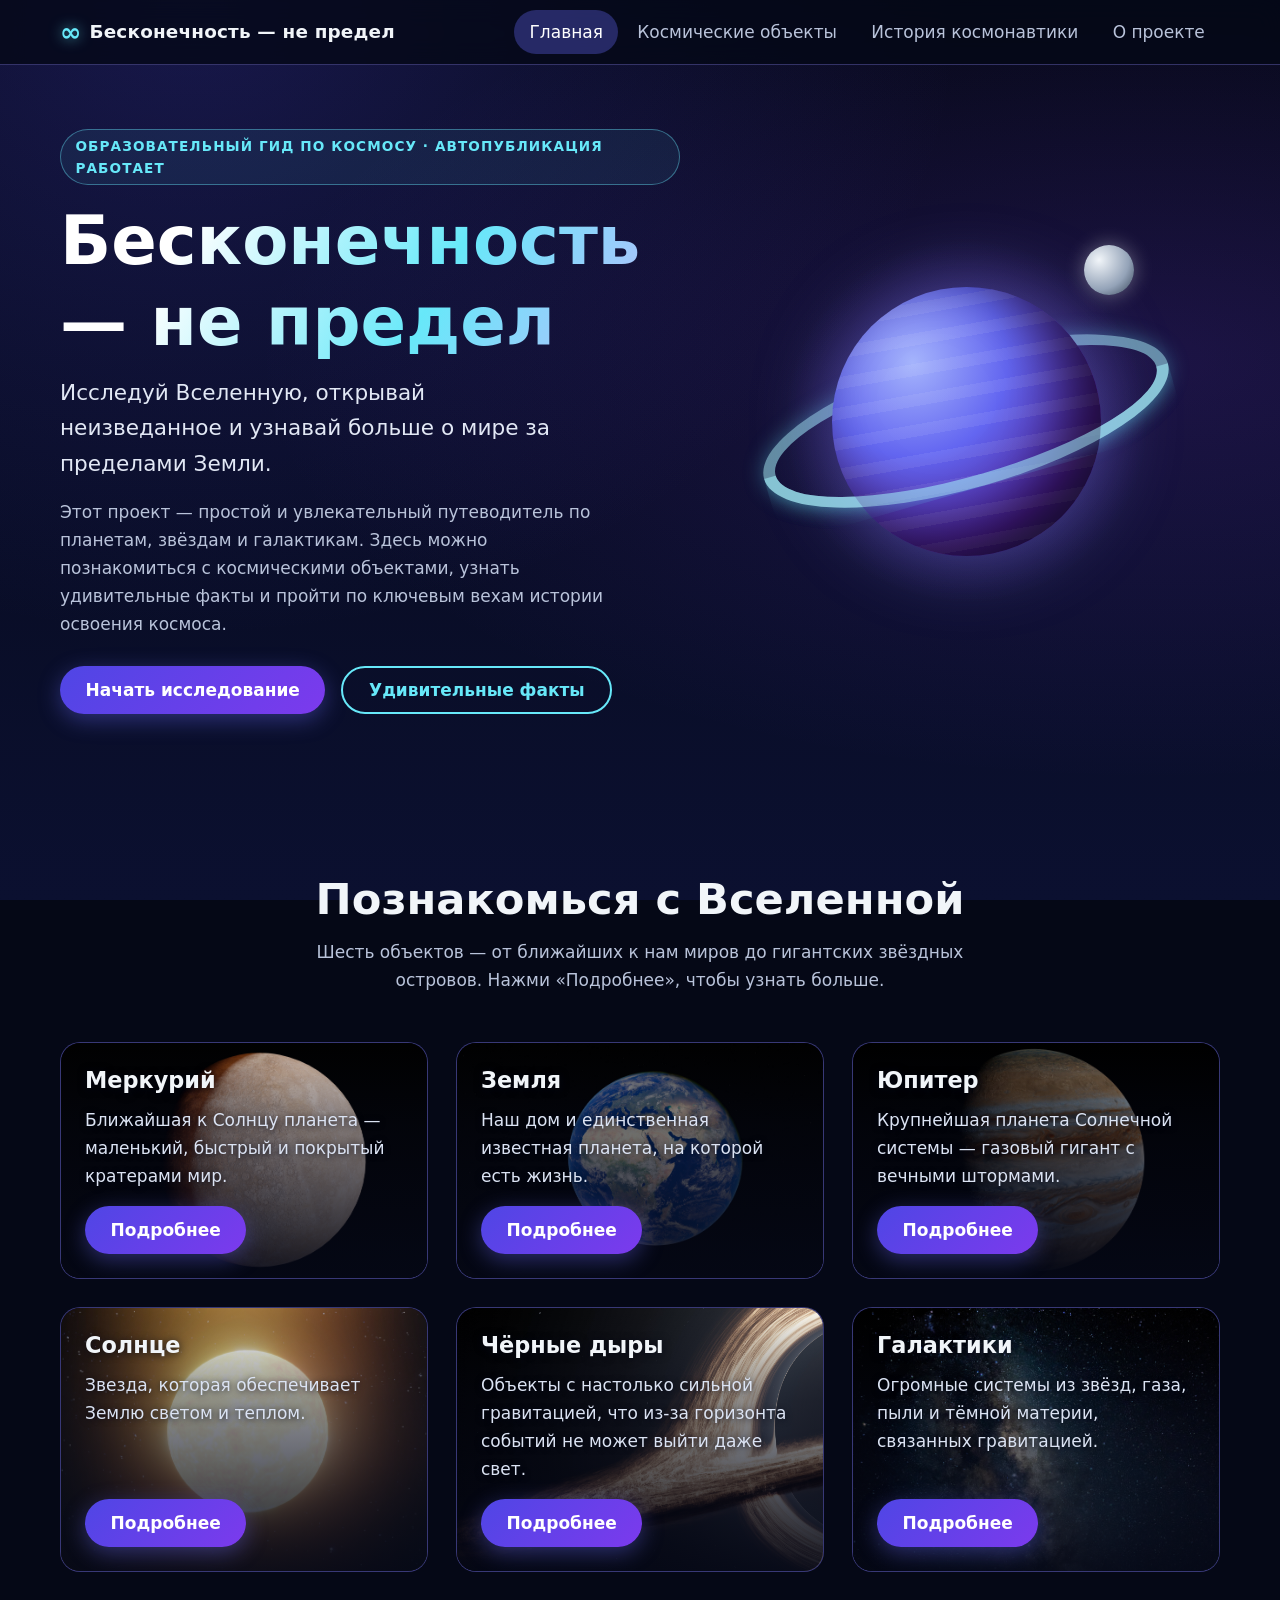
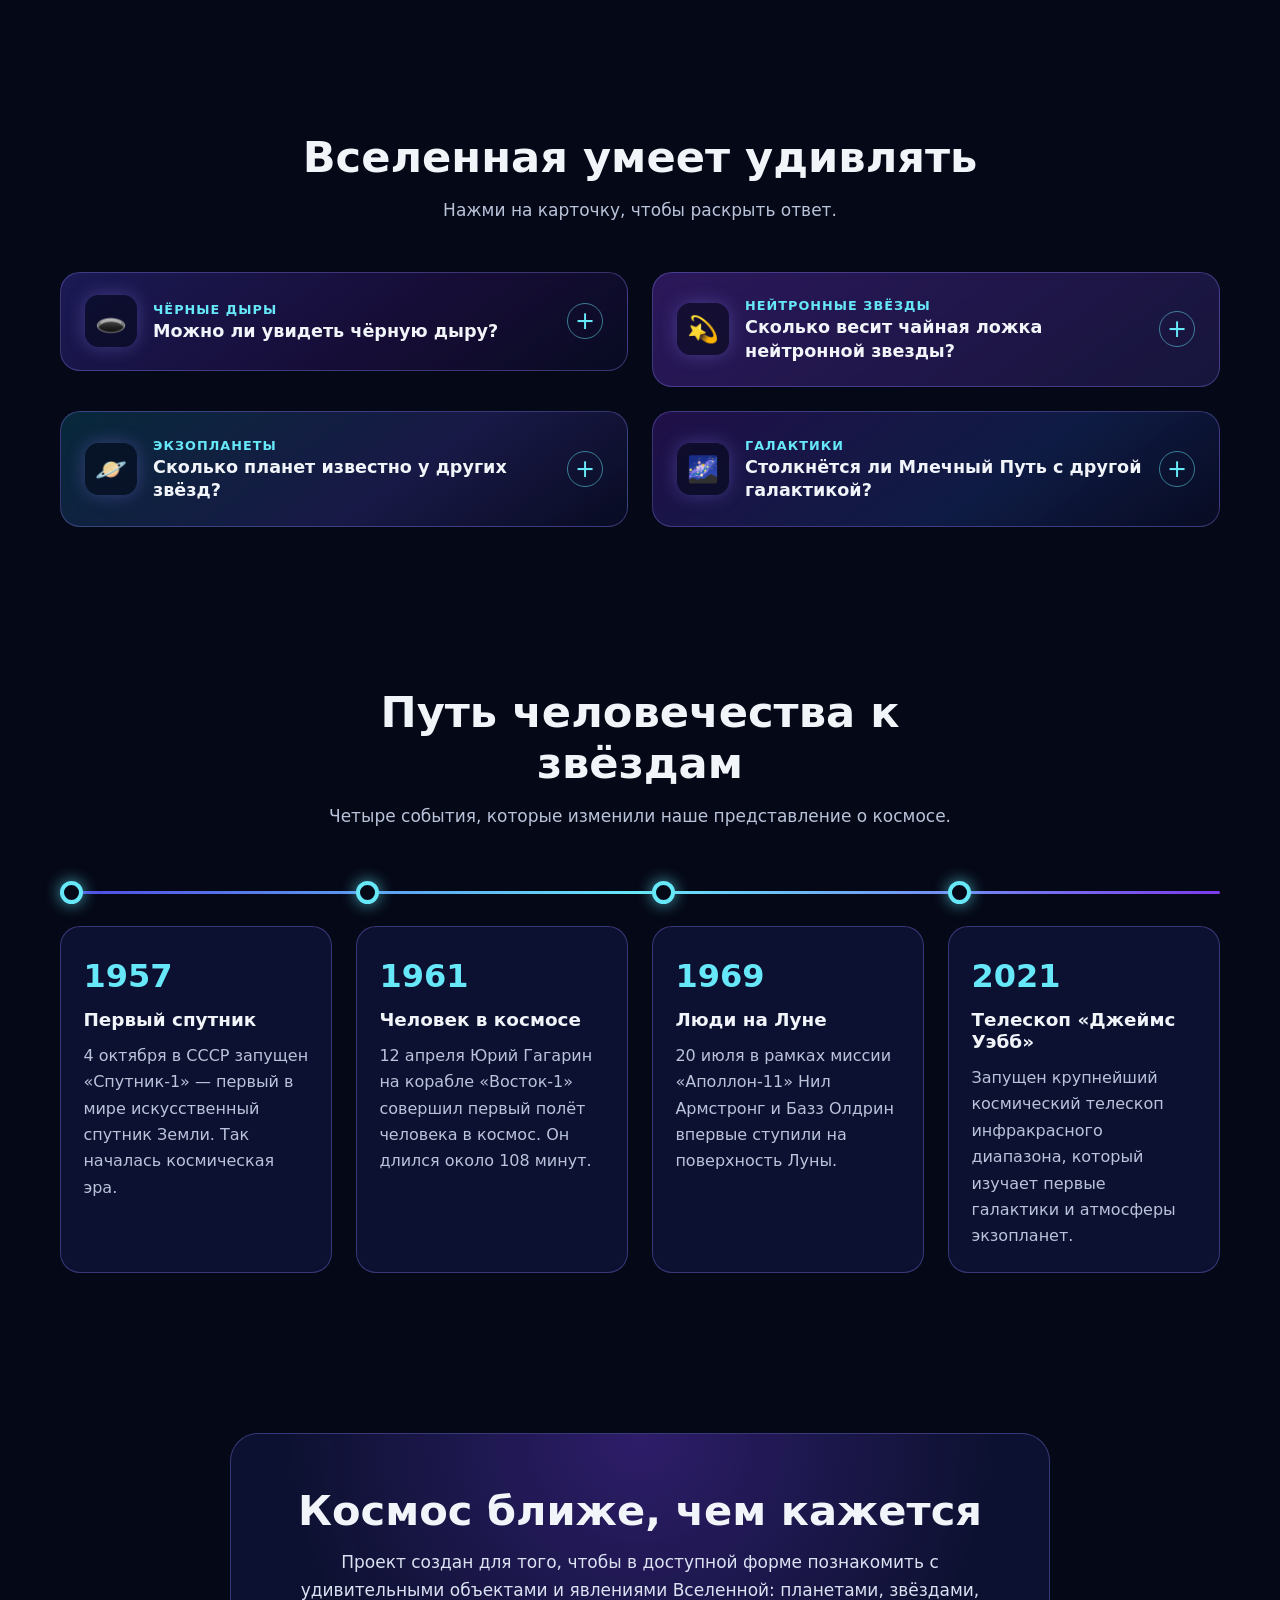
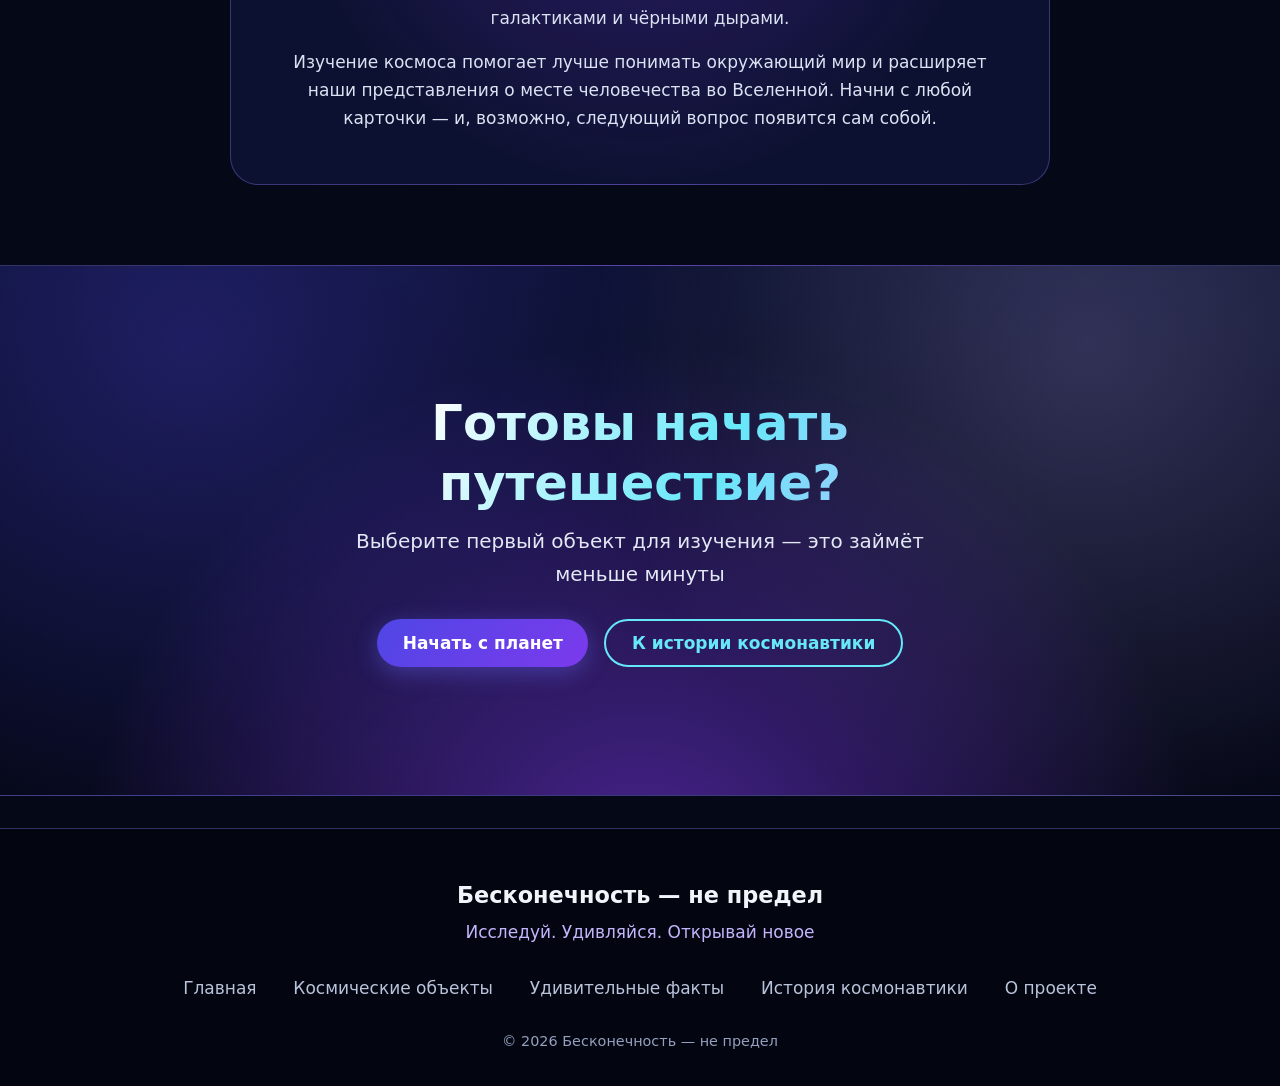
<file: index.html>
<!DOCTYPE html>
<html lang="ru">
<head>
  <meta charset="UTF-8">
  <meta name="viewport" content="width=device-width, initial-scale=1">
  <title>Бесконечность — не предел | Образовательный гид по космосу</title>
  <meta name="description" content="Интерактивный образовательный гид по планетам, звёздам, галактикам и истории освоения космоса.">

  <!-- Стили сайта -->
  <link rel="stylesheet" href="style.css">

  <!-- Favicon: inline SVG (символ бесконечности на тёмном фоне) -->
  <link rel="icon" href="data:image/svg+xml,<svg xmlns='http://www.w3.org/2000/svg' viewBox='0 0 100 100'><rect width='100' height='100' rx='18' fill='%23050816'/><text x='50' y='.9em' font-size='90' text-anchor='middle' fill='%2367e8f9'>∞</text></svg>">

  <!-- Цвет интерфейса браузера под основной фон -->
  <meta name="theme-color" content="#050816">

  <!-- Open Graph -->
  <meta property="og:type" content="website">
  <meta property="og:title" content="Бесконечность — не предел | Образовательный гид">
  <meta property="og:description" content="Интерактивный образовательный гид по планетам, звёздам, галактикам и истории освоения космоса.">
  <meta property="og:url" content="https://example.com">
  <meta property="og:image" content="https://example.com/og-image.jpg">

  <!-- Schema.org: структурированные данные -->
  <script type="application/ld+json">
  {
    "@context": "https://schema.org",
    "@type": "WebPage",
    "name": "Бесконечность — не предел | Образовательный гид по космосу",
    "description": "Интерактивный образовательный гид по планетам, звёздам, галактикам и истории освоения космоса.",
    "url": "https://example.com"
  }
  </script>
</head>
<body>
  <a class="skip-link" href="#objects">Перейти к содержимому</a>

  <!-- Блок 1. Шапка -->
  <header class="site-header">
    <div class="container header-inner">
      <a class="brand" href="#home"><span aria-hidden="true">∞</span> Бесконечность — не предел</a>
      <nav aria-label="Основная навигация">
        <ul class="nav-list">
          <li><a href="#home">Главная</a></li>
          <li><a href="#objects">Космические объекты</a></li>
          <li><a href="#history">История космонавтики</a></li>
          <li><a href="#about">О проекте</a></li>
        </ul>
      </nav>
    </div>
  </header>

  <main>
    <!-- Блок 2. Главный экран -->
    <section class="hero" id="home" aria-labelledby="hero-title">
      <div class="container hero-grid">
        <div class="hero-content">
          <span class="eyebrow">Образовательный гид по космосу · Автопубликация работает</span>
          <h1 id="hero-title">Бесконечность — не предел</h1>
          <p class="hero-subtitle">Исследуй Вселенную, открывай неизведанное и узнавай больше о мире за пределами Земли.</p>
          <p class="hero-text">Этот проект — простой и увлекательный путеводитель по планетам, звёздам и галактикам. Здесь можно познакомиться с космическими объектами, узнать удивительные факты и пройти по ключевым вехам истории освоения космоса.</p>
          <div class="hero-actions">
            <a class="btn" href="#objects">Начать исследование</a>
            <a class="btn btn--ghost" href="#facts">Удивительные факты</a>
          </div>
        </div>

        <div class="hero-art" role="img" aria-label="Иллюстрация: фиолетовая планета с кольцом и маленькой луной на фоне космоса">
          <div class="ring ring--back"></div>
          <div class="planet"></div>
          <div class="ring ring--front"></div>
          <div class="moon"></div>
        </div>
      </div>
    </section>

    <!-- Блок 3. Космические объекты -->
    <section class="section" id="objects" aria-labelledby="objects-title">
      <div class="container">
        <div class="section-head">
          <h2 id="objects-title">Познакомься с Вселенной</h2>
          <p>Шесть объектов — от ближайших к нам миров до гигантских звёздных островов. Нажми «Подробнее», чтобы узнать больше.</p>
        </div>

        <div class="cards">
          <!-- Меркурий -->
          <article class="card">
            <div class="card-art"><img src="images/Меркурий фото.jpg" alt="Фотография серой планеты Меркурий с кратерами"></div>
            <div class="card-body">
              <h3>Меркурий</h3>
              <p>Ближайшая к Солнцу планета — маленький, быстрый и покрытый кратерами мир.</p>
              <button class="btn" type="button" popovertarget="modal-mercury" aria-label="Подробнее: Меркурий">Подробнее</button>
            </div>
            <div class="modal" id="modal-mercury" popover role="dialog" aria-labelledby="title-mercury">
              <h3 id="title-mercury">Меркурий</h3>
              <p class="lead">Самая маленькая планета Солнечной системы и самая близкая к нашей звезде.</p>
              <ul>
                <li>Диаметр около 4880 км — это лишь немного больше трети диаметра Земли.</li>
                <li>Год на Меркурии длится около 88 земных суток.</li>
                <li>Атмосферы почти нет, поэтому перепады температуры огромны: примерно от −180 °C ночью до +430 °C днём.</li>
                <li>У планеты нет естественных спутников.</li>
              </ul>
              <button class="btn" type="button" popovertarget="modal-mercury" popovertargetaction="hide">Закрыть</button>
            </div>
          </article>

          <!-- Земля -->
          <article class="card">
            <div class="card-art"><img src="images/Земля фото.jpg" alt="Фотография голубой планеты Земля с материками"></div>
            <div class="card-body">
              <h3>Земля</h3>
              <p>Наш дом и единственная известная планета, на которой есть жизнь.</p>
              <button class="btn" type="button" popovertarget="modal-earth" aria-label="Подробнее: Земля">Подробнее</button>
            </div>
            <div class="modal" id="modal-earth" popover role="dialog" aria-labelledby="title-earth">
              <h3 id="title-earth">Земля</h3>
              <p class="lead">Третья планета от Солнца, на которой есть жидкая вода на поверхности и живые организмы.</p>
              <ul>
                <li>Около 71 % поверхности планеты покрыто водой.</li>
                <li>Возраст Земли — примерно 4,5 миллиарда лет.</li>
                <li>У Земли один естественный спутник — Луна; она стабилизирует наклон земной оси.</li>
                <li>Магнитное поле и атмосфера защищают живые организмы от большей части вредного излучения.</li>
              </ul>
              <button class="btn" type="button" popovertarget="modal-earth" popovertargetaction="hide">Закрыть</button>
            </div>
          </article>

          <!-- Юпитер -->
          <article class="card">
            <div class="card-art"><img src="images/Юпитер фото.jpg" alt="Фотография полосатой планеты Юпитер с Большим красным пятном"></div>
            <div class="card-body">
              <h3>Юпитер</h3>
              <p>Крупнейшая планета Солнечной системы — газовый гигант с вечными штормами.</p>
              <button class="btn" type="button" popovertarget="modal-jupiter" aria-label="Подробнее: Юпитер">Подробнее</button>
            </div>
            <div class="modal" id="modal-jupiter" popover role="dialog" aria-labelledby="title-jupiter">
              <h3 id="title-jupiter">Юпитер</h3>
              <p class="lead">Газовый гигант, состоящий в основном из водорода и гелия.</p>
              <ul>
                <li>Его масса больше массы всех остальных планет Солнечной системы, вместе взятых.</li>
                <li>В диаметре Юпитер примерно в 11 раз больше Земли.</li>
                <li>Сутки здесь длятся около 10 часов — это самое быстрое вращение среди планет.</li>
                <li>Большое красное пятно — гигантский вихрь, который наблюдают более 150 лет.</li>
                <li>У Юпитера десятки спутников; Ганимед — крупнейший спутник в Солнечной системе.</li>
              </ul>
              <button class="btn" type="button" popovertarget="modal-jupiter" popovertargetaction="hide">Закрыть</button>
            </div>
          </article>

          <!-- Солнце -->
          <article class="card">
            <div class="card-art"><img src="images/Солнце фото.jpg" alt="Фотография яркого жёлто-оранжевого Солнца"></div>
            <div class="card-body">
              <h3>Солнце</h3>
              <p>Звезда, которая обеспечивает Землю светом и теплом.</p>
              <button class="btn" type="button" popovertarget="modal-sun" aria-label="Подробнее: Солнце">Подробнее</button>
            </div>
            <div class="modal" id="modal-sun" popover role="dialog" aria-labelledby="title-sun">
              <h3 id="title-sun">Солнце</h3>
              <p class="lead">Ближайшая к нам звезда — огромный шар раскалённой плазмы.</p>
              <ul>
                <li>На Солнце приходится около 99,86 % всей массы Солнечной системы.</li>
                <li>Свет от Солнца добирается до Земли примерно за 8 минут 20 секунд.</li>
                <li>Температура поверхности — около 5500 °C, а в ядре — порядка 15 миллионов градусов.</li>
                <li>Возраст Солнца — около 4,6 миллиарда лет, и оно будет светить ещё миллиарды лет.</li>
              </ul>
              <button class="btn" type="button" popovertarget="modal-sun" popovertargetaction="hide">Закрыть</button>
            </div>
          </article>

          <!-- Чёрные дыры -->
          <article class="card">
            <div class="card-art"><img src="images/Черная дыра фото.jpg" alt="Фотография чёрной дыры, окружённой светящимся диском"></div>
            <div class="card-body">
              <h3>Чёрные дыры</h3>
              <p>Объекты с настолько сильной гравитацией, что из-за горизонта событий не может выйти даже свет.</p>
              <button class="btn" type="button" popovertarget="modal-blackhole" aria-label="Подробнее: Чёрные дыры">Подробнее</button>
            </div>
            <div class="modal" id="modal-blackhole" popover role="dialog" aria-labelledby="title-blackhole">
              <h3 id="title-blackhole">Чёрные дыры</h3>
              <p class="lead">Области пространства, откуда ничто не может вырваться наружу — граница такой области называется горизонтом событий.</p>
              <ul>
                <li>Чёрные дыры звёздной массы рождаются при коллапсе очень массивных звёзд в конце их жизни.</li>
                <li>В центрах большинства крупных галактик находятся сверхмассивные чёрные дыры.</li>
                <li>В центре Млечного Пути расположена чёрная дыра Стрелец A* массой около 4 миллионов Солнц.</li>
                <li>Саму дыру увидеть нельзя — мы наблюдаем раскалённый газ вокруг неё и тёмную «тень» в центре.</li>
              </ul>
              <button class="btn" type="button" popovertarget="modal-blackhole" popovertargetaction="hide">Закрыть</button>
            </div>
          </article>

          <!-- Галактики -->
          <article class="card">
            <div class="card-art"><img src="images/Галктика фото.jpg" alt="Фотография спиральной галактики с яркой центральной областью"></div>
            <div class="card-body">
              <h3>Галактики</h3>
              <p>Огромные системы из звёзд, газа, пыли и тёмной материи, связанных гравитацией.</p>
              <button class="btn" type="button" popovertarget="modal-galaxy" aria-label="Подробнее: Галактики">Подробнее</button>
            </div>
            <div class="modal" id="modal-galaxy" popover role="dialog" aria-labelledby="title-galaxy">
              <h3 id="title-galaxy">Галактики</h3>
              <p class="lead">Звёздные острова, из которых состоит видимая Вселенная.</p>
              <ul>
                <li>Мы живём в спиральной галактике Млечный Путь, в которой сотни миллиардов звёзд.</li>
                <li>Её диаметр — около 100 000 световых лет.</li>
                <li>Солнце делает полный оборот вокруг центра галактики примерно за 220–230 миллионов лет.</li>
                <li>Ближайшая крупная соседка — галактика Андромеды, до неё около 2,5 миллиона световых лет.</li>
                <li>По форме галактики бывают спиральными, эллиптическими и неправильными.</li>
              </ul>
              <button class="btn" type="button" popovertarget="modal-galaxy" popovertargetaction="hide">Закрыть</button>
            </div>
          </article>
        </div>
      </div>
    </section>

    <!-- Блок 4. Удивительные факты -->
    <section class="section" id="facts" aria-labelledby="facts-title">
      <div class="container">
        <div class="section-head">
          <h2 id="facts-title">Вселенная умеет удивлять</h2>
          <p>Нажми на карточку, чтобы раскрыть ответ.</p>
        </div>

        <div class="facts-grid">
          <details class="fact">
            <summary>
              <span class="fact-icon" aria-hidden="true">🕳️</span>
              <span>
                <span class="fact-topic">Чёрные дыры</span>
                <span class="fact-question">Можно ли увидеть чёрную дыру?</span>
              </span>
            </summary>
            <div class="fact-answer">
              <p>Напрямую — нет, ведь она не излучает света. Но в 2019 году телескоп Event Horizon Telescope получил первое изображение «тени» сверхмассивной чёрной дыры в галактике M87, а в 2022 году — чёрной дыры в центре нашей галактики.</p>
              <p>На снимках видно светящийся газ вокруг дыры и тёмную область в центре.</p>
            </div>
          </details>

          <details class="fact">
            <summary>
              <span class="fact-icon" aria-hidden="true">💫</span>
              <span>
                <span class="fact-topic">Нейтронные звёзды</span>
                <span class="fact-question">Сколько весит чайная ложка нейтронной звезды?</span>
              </span>
            </summary>
            <div class="fact-answer">
              <p>Порядка миллиарда тонн и более. Нейтронная звезда — это остаток взорвавшейся массивной звезды: масса больше солнечной сжата в шар диаметром около 20 километров.</p>
              <p>Некоторые из них, пульсары, вращаются невероятно быстро — до сотен оборотов в секунду.</p>
            </div>
          </details>

          <details class="fact">
            <summary>
              <span class="fact-icon" aria-hidden="true">🪐</span>
              <span>
                <span class="fact-topic">Экзопланеты</span>
                <span class="fact-question">Сколько планет известно у других звёзд?</span>
              </span>
            </summary>
            <div class="fact-answer">
              <p>Подтверждено уже более шести тысяч экзопланет, и список продолжает расти. Первую планету у звезды, похожей на Солнце, открыли в 1995 году — за это открытие Мишель Майор и Дидье Кело получили Нобелевскую премию по физике 2019 года.</p>
              <p>Среди экзопланет есть «горячие юпитеры», где год длится всего несколько суток.</p>
            </div>
          </details>

          <details class="fact">
            <summary>
              <span class="fact-icon" aria-hidden="true">🌌</span>
              <span>
                <span class="fact-topic">Галактики</span>
                <span class="fact-question">Столкнётся ли Млечный Путь с другой галактикой?</span>
              </span>
            </summary>
            <div class="fact-answer">
              <p>Галактика Андромеды приближается к нам со скоростью около 110 км/с. По ряду оценок, слияние двух галактик может произойти через несколько миллиардов лет, хотя точный прогноз остаётся предметом исследований.</p>
              <p>Даже тогда звёзды почти не столкнутся друг с другом: расстояния между ними слишком велики.</p>
            </div>
          </details>
        </div>
      </div>
    </section>

    <!-- Блок 5. История изучения космоса -->
    <section class="section" id="history" aria-labelledby="history-title">
      <div class="container">
        <div class="section-head">
          <h2 id="history-title">Путь человечества к звёздам</h2>
          <p>Четыре события, которые изменили наше представление о космосе.</p>
        </div>

        <ol class="timeline">
          <li>
            <div class="event">
              <span class="event-year">1957</span>
              <h3>Первый спутник</h3>
              <p>4 октября в СССР запущен «Спутник-1» — первый в мире искусственный спутник Земли. Так началась космическая эра.</p>
            </div>
          </li>
          <li>
            <div class="event">
              <span class="event-year">1961</span>
              <h3>Человек в космосе</h3>
              <p>12 апреля Юрий Гагарин на корабле «Восток-1» совершил первый полёт человека в космос. Он длился около 108 минут.</p>
            </div>
          </li>
          <li>
            <div class="event">
              <span class="event-year">1969</span>
              <h3>Люди на Луне</h3>
              <p>20 июля в рамках миссии «Аполлон-11» Нил Армстронг и Базз Олдрин впервые ступили на поверхность Луны.</p>
            </div>
          </li>
          <li>
            <div class="event">
              <span class="event-year">2021</span>
              <h3>Телескоп «Джеймс Уэбб»</h3>
              <p>Запущен крупнейший космический телескоп инфракрасного диапазона, который изучает первые галактики и атмосферы экзопланет.</p>
            </div>
          </li>
        </ol>
      </div>
    </section>

    <!-- Блок 6. О проекте -->
    <section class="section" id="about" aria-labelledby="about-title">
      <div class="container">
        <div class="about-card">
          <h2 id="about-title">Космос ближе, чем кажется</h2>
          <p>Проект создан для того, чтобы в доступной форме познакомить с удивительными объектами и явлениями Вселенной: планетами, звёздами, галактиками и чёрными дырами.</p>
          <p>Изучение космоса помогает лучше понимать окружающий мир и расширяет наши представления о месте человечества во Вселенной. Начни с любой карточки — и, возможно, следующий вопрос появится сам собой.</p>
        </div>
      </div>
    </section>

    <!-- Финальный призыв к действию -->
    <section class="section cta-final" aria-labelledby="cta-final-title">
      <div class="container">
        <h2 id="cta-final-title">Готовы начать путешествие?</h2>
        <p>Выберите первый объект для изучения — это займёт меньше минуты</p>
        <div class="hero-actions">
          <a class="btn" href="#objects">Начать с планет</a>
          <a class="btn btn--ghost" href="#history">К истории космонавтики</a>
        </div>
      </div>
    </section>
  </main>

  <!-- Блок 7. Подвал -->
  <footer class="site-footer">
    <div class="container">
      <p class="footer-title">Бесконечность — не предел</p>
      <p class="footer-slogan">Исследуй. Удивляйся. Открывай новое</p>
      <nav aria-label="Навигация в подвале">
        <ul class="footer-nav">
          <li><a href="#home">Главная</a></li>
          <li><a href="#objects">Космические объекты</a></li>
          <li><a href="#facts">Удивительные факты</a></li>
          <li><a href="#history">История космонавтики</a></li>
          <li><a href="#about">О проекте</a></li>
        </ul>
      </nav>
      <p class="copyright">© 2026 Бесконечность — не предел</p>
    </div>
  </footer>

  <!-- Кнопка «Наверх» -->
  <button class="to-top" aria-label="Наверх" hidden>↑</button>

  <!-- JavaScript сайта -->
  <script src="main.js"></script>
</body>
</html>
</file>
<file: style.css>
/* ===== Переменные и база ===== */
:root {
  --bg: #050816;
  --bg-soft: #0b1030;
  --surface: rgba(20, 26, 74, 0.55);
  --border: rgba(139, 130, 246, 0.35);
  --indigo: #4f46e5;
  --violet: #7c3aed;
  --accent: #67e8f9;
  --accent-2: #c4b5fd;
  --text: #f1f5f9;
  --muted: #b9c3da;
  --radius: 20px;
}

*, *::before, *::after { box-sizing: border-box; }

html {
  scroll-behavior: smooth;
  scroll-padding-top: 5.5rem;
  background: var(--bg);
}

body {
  margin: 0;
  font-family: "Segoe UI", system-ui, -apple-system, Roboto, "Helvetica Neue", Arial, sans-serif;
  font-size: 1.0625rem;
  line-height: 1.65;
  color: var(--text);
  background:
    radial-gradient(ellipse at 15% 0%, rgba(79, 70, 229, 0.25), transparent 50%),
    radial-gradient(ellipse at 90% 40%, rgba(124, 58, 237, 0.18), transparent 55%),
    linear-gradient(180deg, var(--bg) 0%, var(--bg-soft) 100%);
  background-attachment: fixed;
}

/* Звёздное небо */
body::before {
  content: "";
  position: fixed;
  inset: 0;
  z-index: -1;
  pointer-events: none;
  opacity: 0.55;
  background-image:
    radial-gradient(1.5px 1.5px at 20px 30px, #fff, transparent),
    radial-gradient(1px 1px at 90px 140px, #cbd5ff, transparent),
    radial-gradient(1.5px 1.5px at 160px 70px, #fff, transparent),
    radial-gradient(1px 1px at 230px 200px, #a5f3fc, transparent),
    radial-gradient(1px 1px at 300px 110px, #fff, transparent),
    radial-gradient(1.5px 1.5px at 60px 220px, #e9d5ff, transparent);
  background-size: 340px 260px;
  animation: twinkle 7s ease-in-out infinite alternate;
}

@keyframes twinkle {
  from { opacity: 0.35; }
  to   { opacity: 0.7; }
}

img, svg { max-width: 100%; }

a { color: var(--accent); }

h1, h2, h3 { line-height: 1.2; margin: 0 0 0.75rem; }

p { margin: 0 0 1rem; }

.container {
  width: min(1160px, 100% - 2.5rem);
  margin-inline: auto;
}

:focus-visible {
  outline: 3px solid var(--accent);
  outline-offset: 3px;
  border-radius: 6px;
}

.skip-link {
  position: absolute;
  left: 1rem;
  top: -4rem;
  z-index: 100;
  padding: 0.6rem 1rem;
  background: var(--accent);
  color: #04121c;
  font-weight: 600;
  border-radius: 8px;
  text-decoration: none;
}
.skip-link:focus { top: 1rem; }

/* ===== Шапка ===== */
.site-header {
  position: sticky;
  top: 0;
  z-index: 50;
  background: rgba(5, 8, 22, 0.78);
  backdrop-filter: blur(12px);
  -webkit-backdrop-filter: blur(12px);
  border-bottom: 1px solid var(--border);
}

.header-inner {
  display: flex;
  align-items: center;
  justify-content: space-between;
  flex-wrap: wrap;
  gap: 0.25rem 1.5rem;
  min-height: 4rem;
}

.brand {
  display: inline-flex;
  align-items: center;
  gap: 0.5rem;
  min-height: 44px;
  font-size: 1.15rem;
  font-weight: 700;
  color: var(--text);
  text-decoration: none;
  letter-spacing: 0.01em;
}
.brand span[aria-hidden="true"] {
  color: var(--accent);
  font-size: 1.6rem;
  text-shadow: 0 0 14px rgba(103, 232, 249, 0.7);
}

.nav-list {
  display: flex;
  flex-wrap: wrap;
  gap: 0.25rem;
  margin: 0;
  padding: 0;
  list-style: none;
}

.nav-list a {
  display: inline-flex;
  align-items: center;
  min-height: 44px;
  padding: 0 0.95rem;
  color: var(--muted);
  text-decoration: none;
  border-radius: 999px;
  transition: color 0.2s, background 0.2s;
}
.nav-list a:hover { color: #fff; background: rgba(99, 102, 241, 0.3); }
.nav-list a:active { background: rgba(99, 102, 241, 0.5); }

/* ===== Scroll spy: активный пункт меню ===== */
.nav-list a[aria-current="true"] {
  color: #fff;
  background: rgba(99, 102, 241, 0.35);
  transition: color 0.2s ease, background 0.2s ease;
}

/* ===== Кнопки ===== */
.btn {
  display: inline-flex;
  align-items: center;
  justify-content: center;
  min-height: 48px;
  padding: 0 1.6rem;
  font: inherit;
  font-weight: 600;
  color: #fff;
  text-decoration: none;
  cursor: pointer;
  border: 0;
  border-radius: 999px;
  background: linear-gradient(135deg, var(--indigo), var(--violet));
  box-shadow: 0 6px 22px rgba(99, 102, 241, 0.4);
  transition: transform 0.2s, box-shadow 0.2s, filter 0.2s;
}
.btn:hover {
  transform: translateY(-2px);
  box-shadow: 0 10px 30px rgba(124, 58, 237, 0.6);
  filter: brightness(1.1);
}
.btn:active { transform: translateY(0) scale(0.97); }

.btn--ghost {
  color: var(--accent);
  background: transparent;
  border: 2px solid var(--accent);
  box-shadow: none;
}
.btn--ghost:hover {
  background: rgba(103, 232, 249, 0.12);
  box-shadow: 0 0 24px rgba(103, 232, 249, 0.35);
  filter: none;
}

/* ===== Главный экран ===== */
.hero { padding: 4rem 0 5rem; }

.hero-grid {
  display: grid;
  grid-template-columns: 1.1fr 0.9fr;
  gap: 2rem;
  align-items: center;
}

.eyebrow {
  display: inline-block;
  margin-bottom: 1rem;
  padding: 0.3rem 0.9rem;
  font-size: 0.85rem;
  font-weight: 600;
  letter-spacing: 0.08em;
  text-transform: uppercase;
  color: var(--accent);
  border: 1px solid rgba(103, 232, 249, 0.4);
  border-radius: 999px;
  background: rgba(103, 232, 249, 0.07);
}

.hero h1 {
  font-size: clamp(2.3rem, 6vw, 4.2rem);
  font-weight: 800;
  background: linear-gradient(120deg, #fff 20%, var(--accent) 60%, var(--accent-2));
  -webkit-background-clip: text;
  background-clip: text;
  color: transparent;
}

.hero-subtitle {
  font-size: clamp(1.1rem, 2.4vw, 1.35rem);
  color: #e2e8f5;
  max-width: 36ch;
}

.hero-text { color: var(--muted); max-width: 52ch; }

.hero-actions {
  display: flex;
  flex-wrap: wrap;
  gap: 1rem;
  margin-top: 1.75rem;
}

/* Планета с кольцом (чистый CSS) */
.hero-art {
  position: relative;
  width: min(90vw, 420px);
  aspect-ratio: 1;
  margin-inline: auto;
  animation: float 9s ease-in-out infinite;
}
.hero-art::before {
  content: "";
  position: absolute;
  inset: 5%;
  border-radius: 50%;
  background: radial-gradient(circle, rgba(124, 58, 237, 0.4), transparent 68%);
}
@keyframes float {
  50% { transform: translateY(-12px); }
}

.planet {
  position: absolute;
  inset: 18%;
  z-index: 1;
  border-radius: 50%;
  background:
    repeating-linear-gradient(170deg, rgba(255,255,255,0.07) 0 12px, transparent 12px 30px),
    radial-gradient(circle at 30% 28%, #a5b4fc, #6366f1 35%, #4c1d95 70%, #1e1b4b);
  box-shadow: inset -30px -20px 60px rgba(0, 0, 0, 0.6), 0 0 80px rgba(129, 140, 248, 0.45);
}

.ring {
  position: absolute;
  left: 0;
  right: 0;
  top: 34%;
  height: 32%;
  border-radius: 50%;
  border: 12px solid rgba(165, 243, 252, 0.55);
  box-shadow: 0 0 20px rgba(103, 232, 249, 0.35);
  transform: rotate(-16deg);
}
.ring--back  { z-index: 0; }
.ring--front { z-index: 2; clip-path: inset(50% 0 0 0); }

.moon {
  position: absolute;
  top: 8%;
  right: 10%;
  z-index: 2;
  width: 12%;
  aspect-ratio: 1;
  border-radius: 50%;
  background: radial-gradient(circle at 30% 30%, #f1f5f9, #94a3b8 60%, #334155);
  box-shadow: 0 0 20px rgba(255, 255, 255, 0.35);
}

/* ===== Общие стили разделов ===== */
.section { padding: 5rem 0; }

.section-head {
  max-width: 720px;
  margin: 0 auto 3rem;
  text-align: center;
}
.section-head h2 { font-size: clamp(1.8rem, 4vw, 2.7rem); }
.section-head p { color: var(--muted); }

/* ===== Карточки объектов ===== */
.cards {
  display: grid;
  grid-template-columns: repeat(3, 1fr);
  gap: 1.75rem;
}

.card {
  position: relative;
  display: flex;
  flex-direction: column;
  overflow: hidden;
  border: 1px solid var(--border);
  border-radius: var(--radius);
  background: var(--surface);
  transition: transform 0.25s, border-color 0.25s, box-shadow 0.25s;
}
.card:hover {
  transform: translateY(-6px);
  border-color: rgba(103, 232, 249, 0.6);
  box-shadow: 0 18px 40px rgba(79, 70, 229, 0.3);
}

/* Фотография покрывает всю карточку */
.card-art {
  position: absolute;
  inset: 0;
  z-index: 0;
  display: grid;
  place-items: center;
  background:
    radial-gradient(circle at 50% 50%, rgba(99, 102, 241, 0.28), transparent 70%),
    linear-gradient(180deg, #0a0e2e, #060820);
}

.card-art img {
  display: block;
  width: 100%;
  height: 100%;
  object-fit: cover;
  border-radius: 0;
}

/* Текст поверх изображения */
.card-body {
  position: relative;
  z-index: 1;
  display: flex;
  flex: 1;
  flex-direction: column;
  align-items: flex-start;
  width: 100%;
  padding: 1.5rem;
  background: linear-gradient(
    180deg,
    rgba(5, 8, 22, 0) 0%,
    rgba(5, 8, 22, 0.45) 35%,
    rgba(5, 8, 22, 0.92) 100%
  );
}
.card-body h3 { font-size: 1.4rem; text-shadow: 0 1px 8px rgba(5, 8, 22, 0.8); }
.card-body p { flex: 1; color: #dbe3f3; text-shadow: 0 1px 6px rgba(5, 8, 22, 0.8); }

/* ===== Модальные окна (атрибут popover, без JS) ===== */
.modal {
  width: min(92vw, 540px);
  max-height: 86vh;
  margin: auto;
  padding: 1.75rem;
  overflow: auto;
  color: var(--text);
  border: 1px solid rgba(139, 130, 246, 0.55);
  border-radius: var(--radius);
  background: linear-gradient(160deg, #161c52, #0a0d28);
  box-shadow: 0 30px 80px rgba(0, 0, 0, 0.6), 0 0 40px rgba(99, 102, 241, 0.3);
}
.modal::backdrop {
  background: rgba(2, 4, 15, 0.78);
  backdrop-filter: blur(3px);
}
.modal:popover-open { animation: pop 0.25s ease; }
@keyframes pop {
  from { opacity: 0; transform: translateY(14px) scale(0.97); }
  to   { opacity: 1; transform: none; }
}

.modal h3 { font-size: 1.6rem; color: var(--accent); }
.modal .lead { color: #e2e8f5; }
.modal ul { margin: 0 0 1.5rem; padding-left: 1.2rem; color: var(--muted); }
.modal li { margin-bottom: 0.5rem; }
.modal li::marker { color: var(--accent-2); }

/* Запасной вариант для браузеров без поддержки popover */
@supports not selector(:popover-open) {
  .modal {
    width: auto;
    margin: 1rem 1.5rem 1.5rem;
    max-height: none;
    padding: 1rem 0 0;
    border: 0;
    border-top: 1px solid var(--border);
    background: none;
    box-shadow: none;
  }
  .modal .btn, .btn[popovertarget] { display: none; }
}

/* ===== Факты (details/summary) ===== */
.facts-grid {
  display: grid;
  grid-template-columns: repeat(2, 1fr);
  gap: 1.5rem;
  align-items: start;
}

.fact {
  overflow: hidden;
  border: 1px solid var(--border);
  border-radius: var(--radius);
  background: linear-gradient(145deg, rgba(79, 70, 229, 0.3), rgba(76, 29, 149, 0.25) 60%, rgba(10, 13, 40, 0.7));
  transition: transform 0.25s, border-color 0.25s, box-shadow 0.25s;
}
.fact:nth-child(2) { background: linear-gradient(145deg, rgba(124, 58, 237, 0.32), rgba(30, 27, 75, 0.7)); }
.fact:nth-child(3) { background: linear-gradient(145deg, rgba(14, 116, 144, 0.3), rgba(49, 46, 129, 0.45) 60%, rgba(10, 13, 40, 0.7)); }
.fact:nth-child(4) { background: linear-gradient(145deg, rgba(91, 33, 182, 0.32), rgba(30, 58, 138, 0.4) 60%, rgba(10, 13, 40, 0.7)); }

.fact:hover {
  transform: translateY(-4px);
  border-color: rgba(103, 232, 249, 0.6);
  box-shadow: 0 14px 34px rgba(124, 58, 237, 0.3);
}

.fact summary {
  display: grid;
  grid-template-columns: auto 1fr auto;
  gap: 1rem;
  align-items: center;
  min-height: 44px;
  padding: 1.4rem 1.5rem;
  cursor: pointer;
  list-style: none;
}
.fact summary::-webkit-details-marker { display: none; }
.fact summary::after {
  content: "+";
  display: grid;
  place-items: center;
  width: 36px;
  height: 36px;
  font-size: 1.5rem;
  line-height: 1;
  color: var(--accent);
  border: 1px solid rgba(103, 232, 249, 0.5);
  border-radius: 50%;
  transition: transform 0.25s, background 0.2s;
}
.fact summary:hover::after { background: rgba(103, 232, 249, 0.15); }
.fact[open] summary::after { content: "−"; transform: rotate(180deg); }
.fact summary:focus-visible { outline-offset: -4px; border-radius: var(--radius); }

.fact-icon {
  display: grid;
  place-items: center;
  width: 52px;
  height: 52px;
  font-size: 1.6rem;
  border-radius: 14px;
  background: rgba(5, 8, 22, 0.55);
  box-shadow: 0 0 18px rgba(139, 130, 246, 0.35);
}

.fact-topic {
  display: block;
  font-size: 0.8rem;
  font-weight: 700;
  letter-spacing: 0.08em;
  text-transform: uppercase;
  color: var(--accent);
}
.fact-question { display: block; font-size: 1.1rem; font-weight: 600; line-height: 1.35; }

.fact-answer {
  padding: 0 1.5rem 1.5rem;
  color: #dbe3f3;
  animation: reveal 0.3s ease;
}
.fact-answer p:last-child { margin-bottom: 0; }
@keyframes reveal {
  from { opacity: 0; transform: translateY(-6px); }
  to   { opacity: 1; transform: none; }
}

/* ===== Временная шкала ===== */
.timeline {
  position: relative;
  display: grid;
  grid-template-columns: repeat(4, 1fr);
  gap: 1.5rem;
  margin: 0;
  padding: 0;
  list-style: none;
}
.timeline::before {
  content: "";
  position: absolute;
  top: 13px;
  left: 0;
  right: 0;
  height: 3px;
  background: linear-gradient(90deg, var(--indigo), var(--accent), var(--violet));
  border-radius: 3px;
}

.timeline li { position: relative; padding-top: 3rem; }
.timeline li::before {
  content: "";
  position: absolute;
  top: 3px;
  left: 0;
  width: 23px;
  height: 23px;
  border-radius: 50%;
  background: var(--bg);
  border: 4px solid var(--accent);
  box-shadow: 0 0 16px rgba(103, 232, 249, 0.7);
}

.event {
  height: 100%;
  padding: 1.4rem;
  border: 1px solid var(--border);
  border-radius: var(--radius);
  background: var(--surface);
  transition: transform 0.25s, border-color 0.25s;
}
.event:hover { transform: translateY(-4px); border-color: rgba(103, 232, 249, 0.6); }

.event-year {
  display: block;
  margin-bottom: 0.4rem;
  font-size: 2rem;
  font-weight: 800;
  color: var(--accent);
}
.event h3 { font-size: 1.15rem; }
.event p { margin: 0; color: var(--muted); font-size: 1rem; }

/* ===== О проекте ===== */
.about-card {
  max-width: 820px;
  margin-inline: auto;
  padding: clamp(1.75rem, 5vw, 3.25rem);
  text-align: center;
  border: 1px solid var(--border);
  border-radius: 28px;
  background:
    radial-gradient(circle at 50% 0%, rgba(124, 58, 237, 0.3), transparent 65%),
    var(--surface);
}
.about-card h2 { font-size: clamp(1.8rem, 4vw, 2.6rem); }
.about-card p { color: #dbe3f3; }
.about-card p:last-child { margin-bottom: 0; }

/* ===== Подвал ===== */
.site-footer {
  margin-top: 2rem;
  padding: 3rem 0 2rem;
  text-align: center;
  border-top: 1px solid var(--border);
  background: rgba(3, 5, 16, 0.7);
}
.footer-title { margin-bottom: 0.25rem; font-size: 1.4rem; font-weight: 700; }
.footer-slogan { color: var(--accent-2); }

.footer-nav {
  display: flex;
  flex-wrap: wrap;
  justify-content: center;
  gap: 0.25rem 0.5rem;
  margin: 1.25rem 0;
  padding: 0;
  list-style: none;
}
.footer-nav a {
  display: inline-flex;
  align-items: center;
  min-height: 44px;
  padding: 0 0.9rem;
  color: var(--muted);
  text-decoration: none;
  border-radius: 999px;
}
.footer-nav a:hover { color: #fff; background: rgba(99, 102, 241, 0.3); }

.copyright { margin: 0; font-size: 0.9rem; color: #94a0bd; }

/* ===== Финальный призыв к действию ===== */
.cta-final {
  padding: 8rem 0;
  text-align: center;
  border-top: 1px solid var(--border);
  border-bottom: 1px solid var(--border);
  background:
    radial-gradient(ellipse at 50% 120%, rgba(124, 58, 237, 0.6), transparent 62%),
    radial-gradient(circle at 15% 15%, rgba(79, 70, 229, 0.3), transparent 45%),
    radial-gradient(circle at 85% 15%, rgba(196, 181, 253, 0.22), transparent 42%),
    linear-gradient(180deg, rgba(11, 16, 48, 0.85), rgba(5, 8, 22, 0.9));
}

.cta-final h2 {
  max-width: 22ch;
  margin-inline: auto;
  font-size: clamp(2rem, 5vw, 3.1rem);
  font-weight: 800;
  background: linear-gradient(120deg, #fff 20%, var(--accent) 60%, var(--accent-2));
  -webkit-background-clip: text;
  background-clip: text;
  color: transparent;
}

.cta-final p {
  max-width: 48ch;
  margin-inline: auto;
  font-size: clamp(1.05rem, 2.2vw, 1.25rem);
  color: #e2e8f5;
}

.cta-final .hero-actions {
  justify-content: center;
}

/* ===== Адаптивность ===== */
@media (max-width: 1024px) {
  .cards { grid-template-columns: repeat(2, 1fr); }
}

@media (max-width: 900px) {
  .hero { padding: 2.5rem 0 3.5rem; }
  .hero-grid { grid-template-columns: 1fr; }
  .hero-art { order: -1; width: min(80vw, 320px); }

  .timeline { grid-template-columns: 1fr; gap: 1.25rem; padding-left: 2.25rem; }
  .timeline::before {
    top: 0;
    bottom: 0;
    left: 10px;
    right: auto;
    width: 3px;
    height: auto;
    background: linear-gradient(180deg, var(--indigo), var(--accent), var(--violet));
  }
  .timeline li { padding-top: 0; }
  .timeline li::before { top: 1.5rem; left: -2.25rem; }
}

@media (max-width: 700px) {
  html { scroll-padding-top: 1rem; }
  .site-header { position: static; }
  .header-inner { justify-content: center; padding-block: 0.5rem; }
  .nav-list { justify-content: center; }
  .nav-list a { padding: 0 0.8rem; font-size: 0.95rem; }
  .section { padding: 3.5rem 0; }
  .facts-grid { grid-template-columns: 1fr; }
  .fact summary { padding: 1.1rem 1rem; gap: 0.75rem; }
  .fact-answer { padding: 0 1rem 1.25rem; }
}

@media (max-width: 640px) {
  .cards { grid-template-columns: 1fr; }
  .hero-actions .btn { flex: 1 1 100%; }
}

/* ===== Финальный CTA: адаптивность ===== */
@media (max-width: 700px) {
  .cta-final { padding-block: 5rem; }
}

/* ===== Уменьшение анимации ===== */
@media (prefers-reduced-motion: reduce) {
  html { scroll-behavior: auto; }
  *, *::before, *::after {
    animation: none !important;
    transition-duration: 0.01ms !important;
  }
}

/* ===== Кнопка «Наверх» ===== */
.to-top {
  position: fixed;
  right: 1.25rem;
  bottom: 1.25rem;
  z-index: 60;
  display: flex;
  align-items: center;
  justify-content: center;
  width: 48px;
  height: 48px;
  padding: 0;
  font-size: 1.5rem;
  line-height: 1;
  color: #fff;
  cursor: pointer;
  border: 0;
  border-radius: 50%;
  background: linear-gradient(135deg, var(--indigo), var(--violet));
  box-shadow: 0 8px 24px rgba(99, 102, 241, 0.5);
  opacity: 0;
  transform: translateY(20px);
  pointer-events: none;
  transition: opacity 0.25s, transform 0.25s, box-shadow 0.25s;
}

.to-top:not([hidden]) {
  opacity: 1;
  transform: none;
  pointer-events: auto;
}

.to-top:hover {
  box-shadow: 0 12px 32px rgba(124, 58, 237, 0.65);
  filter: brightness(1.1);
}

.to-top:active {
  transform: translateY(0) scale(0.95);
}

@media (prefers-reduced-motion: reduce) {
  .to-top {
    transition: none;
  }
  .to-top:active {
    transform: none;
  }
}
</file>
